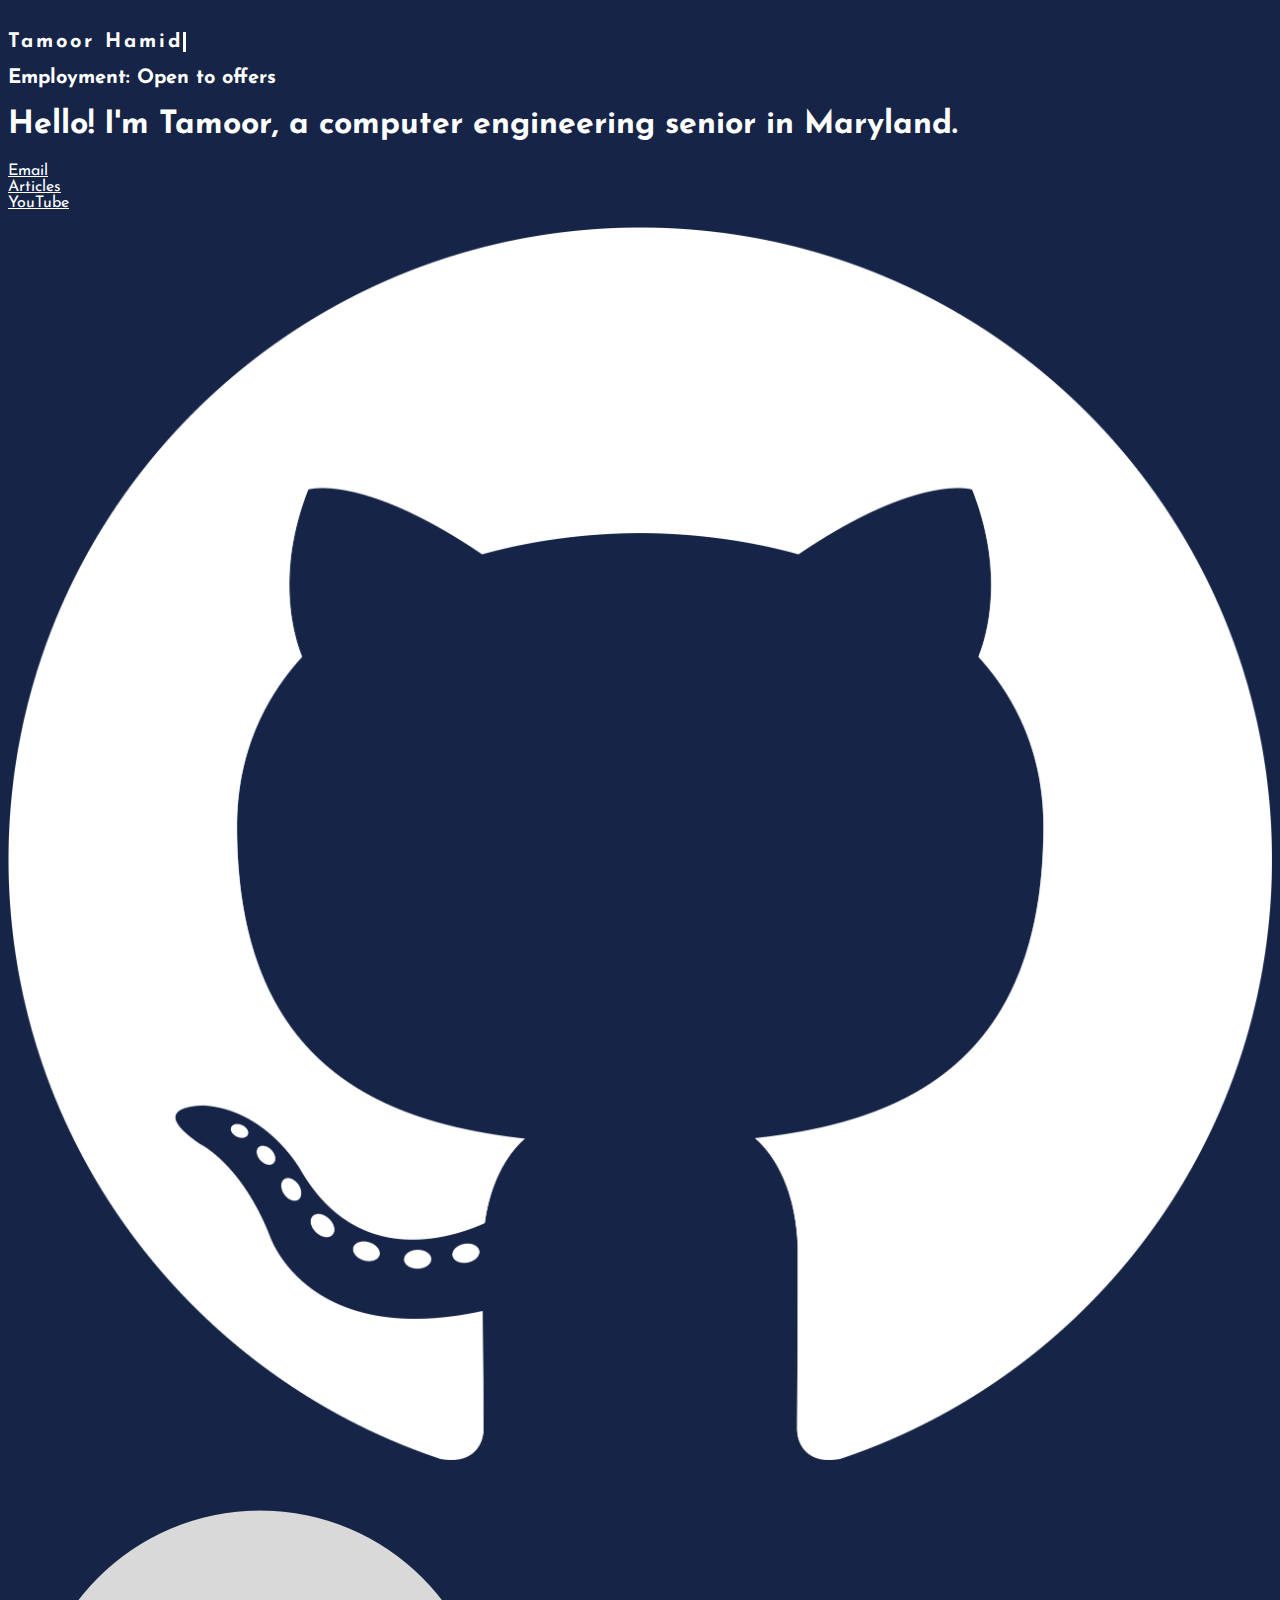
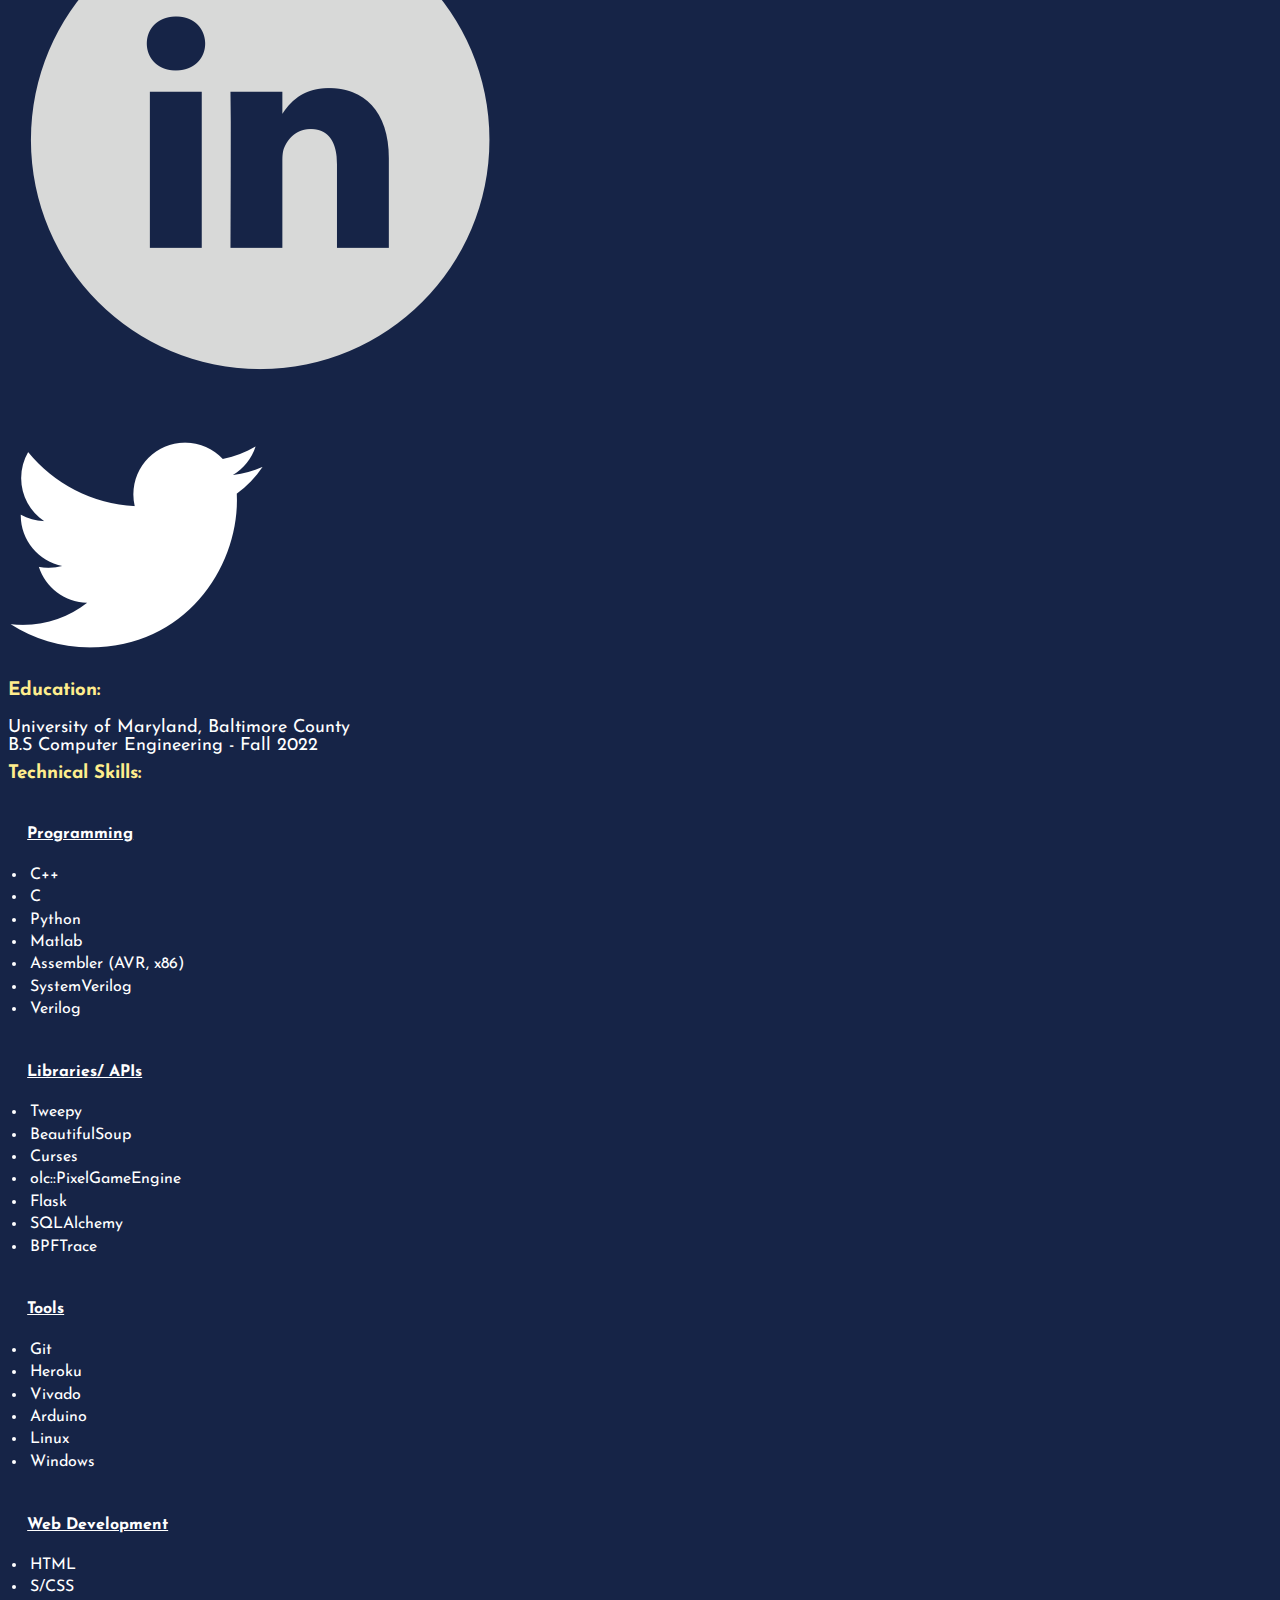
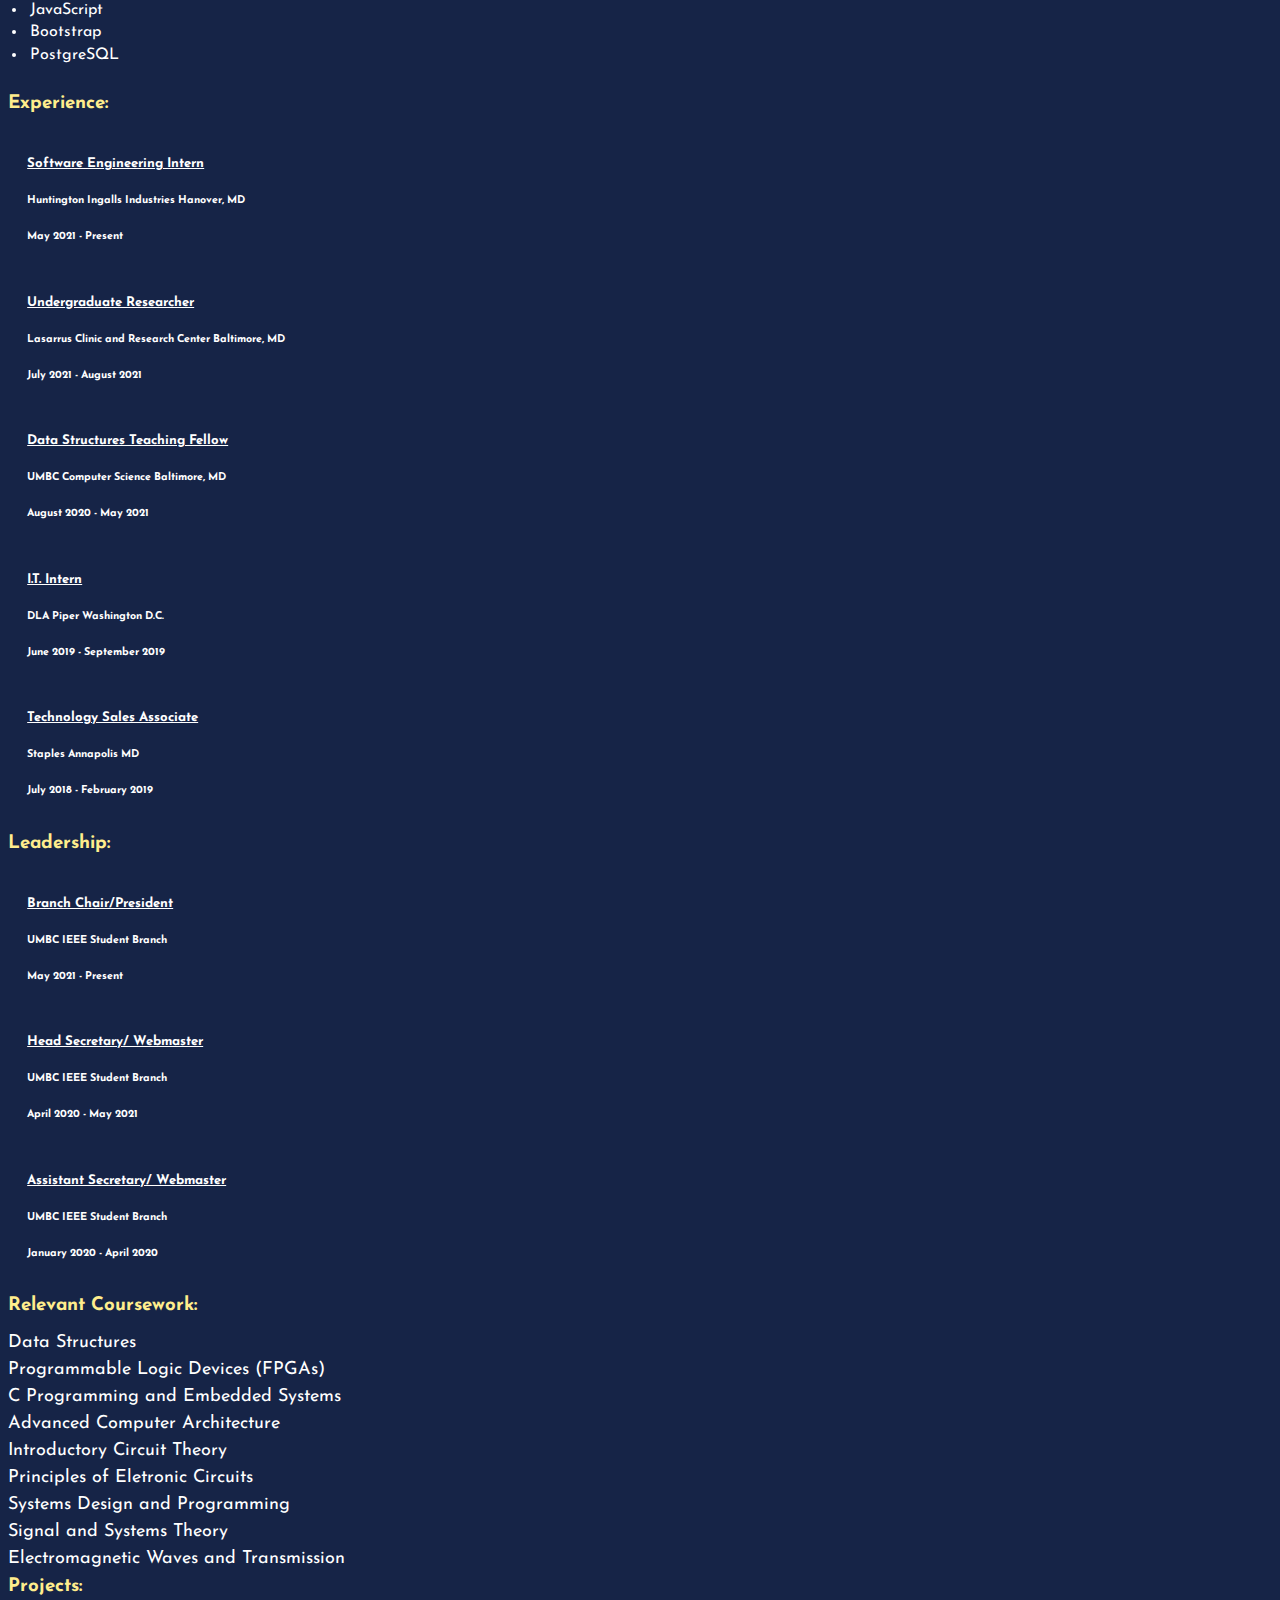
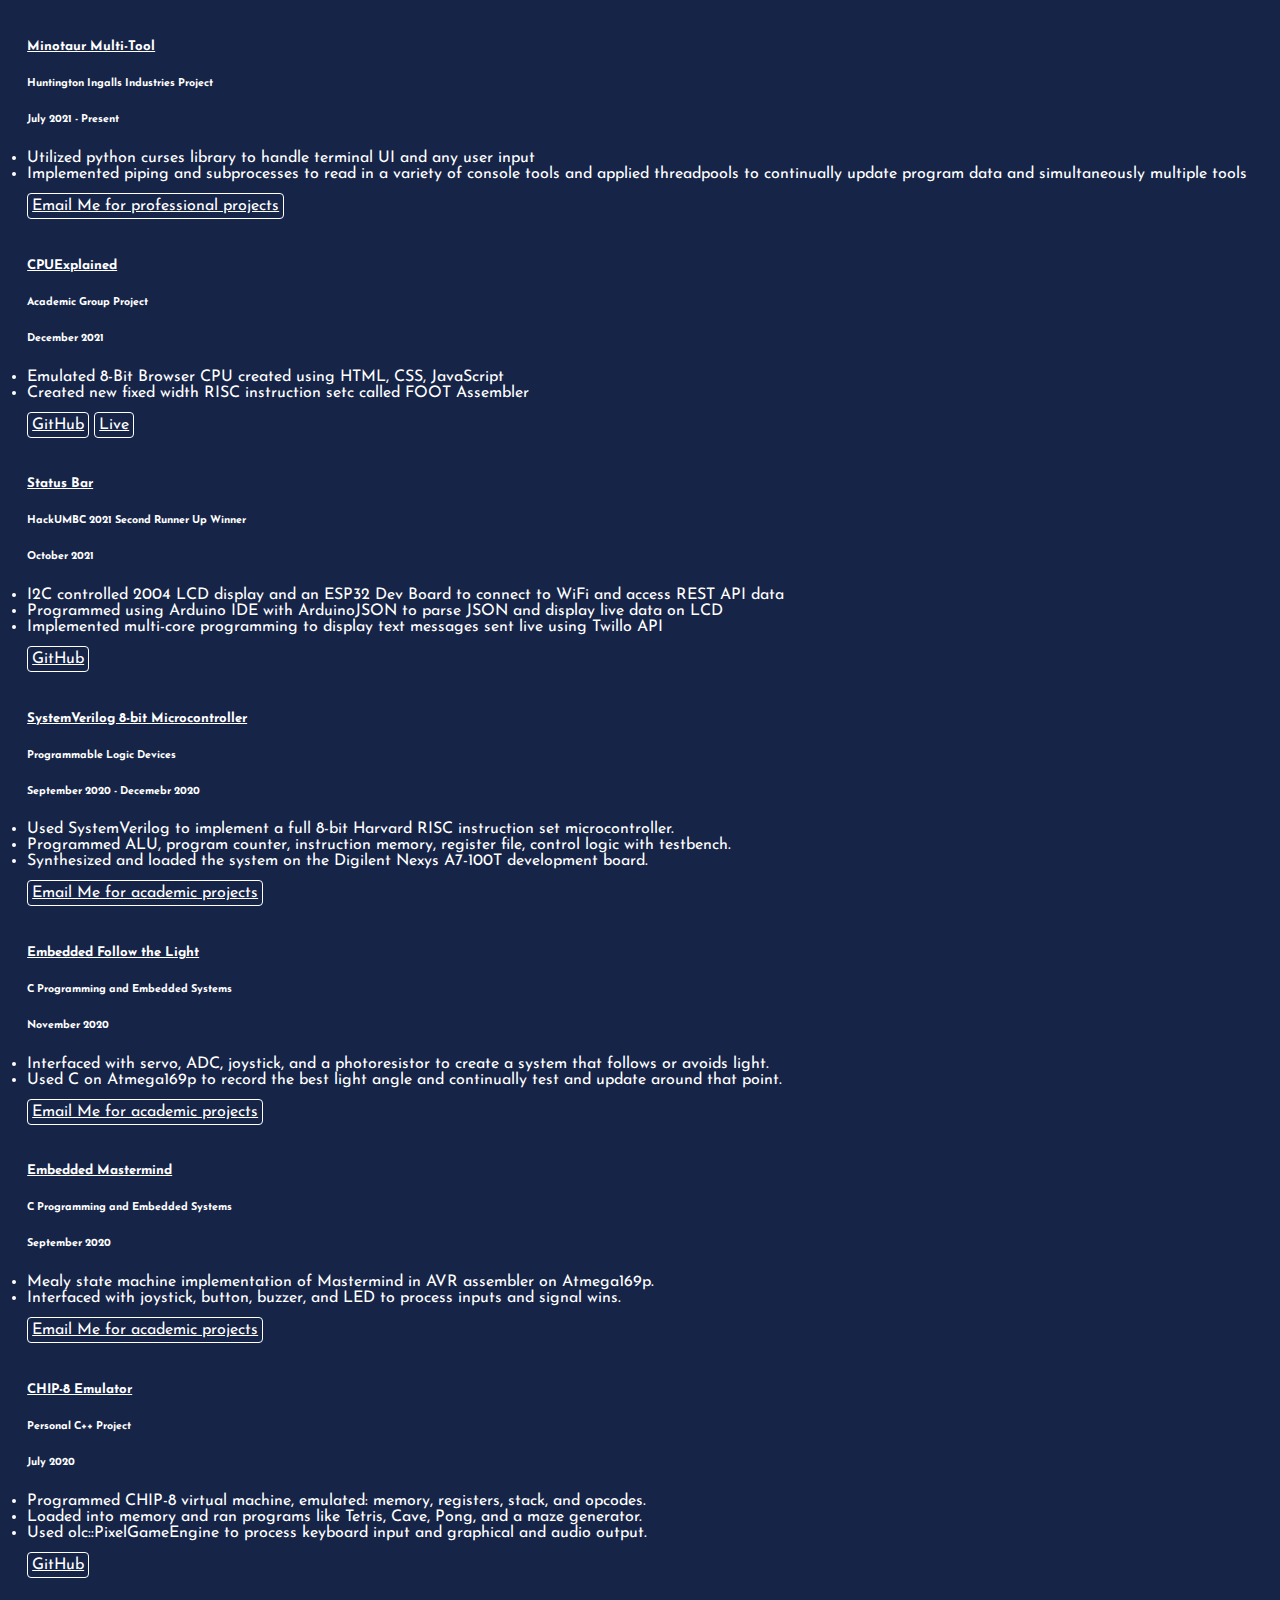
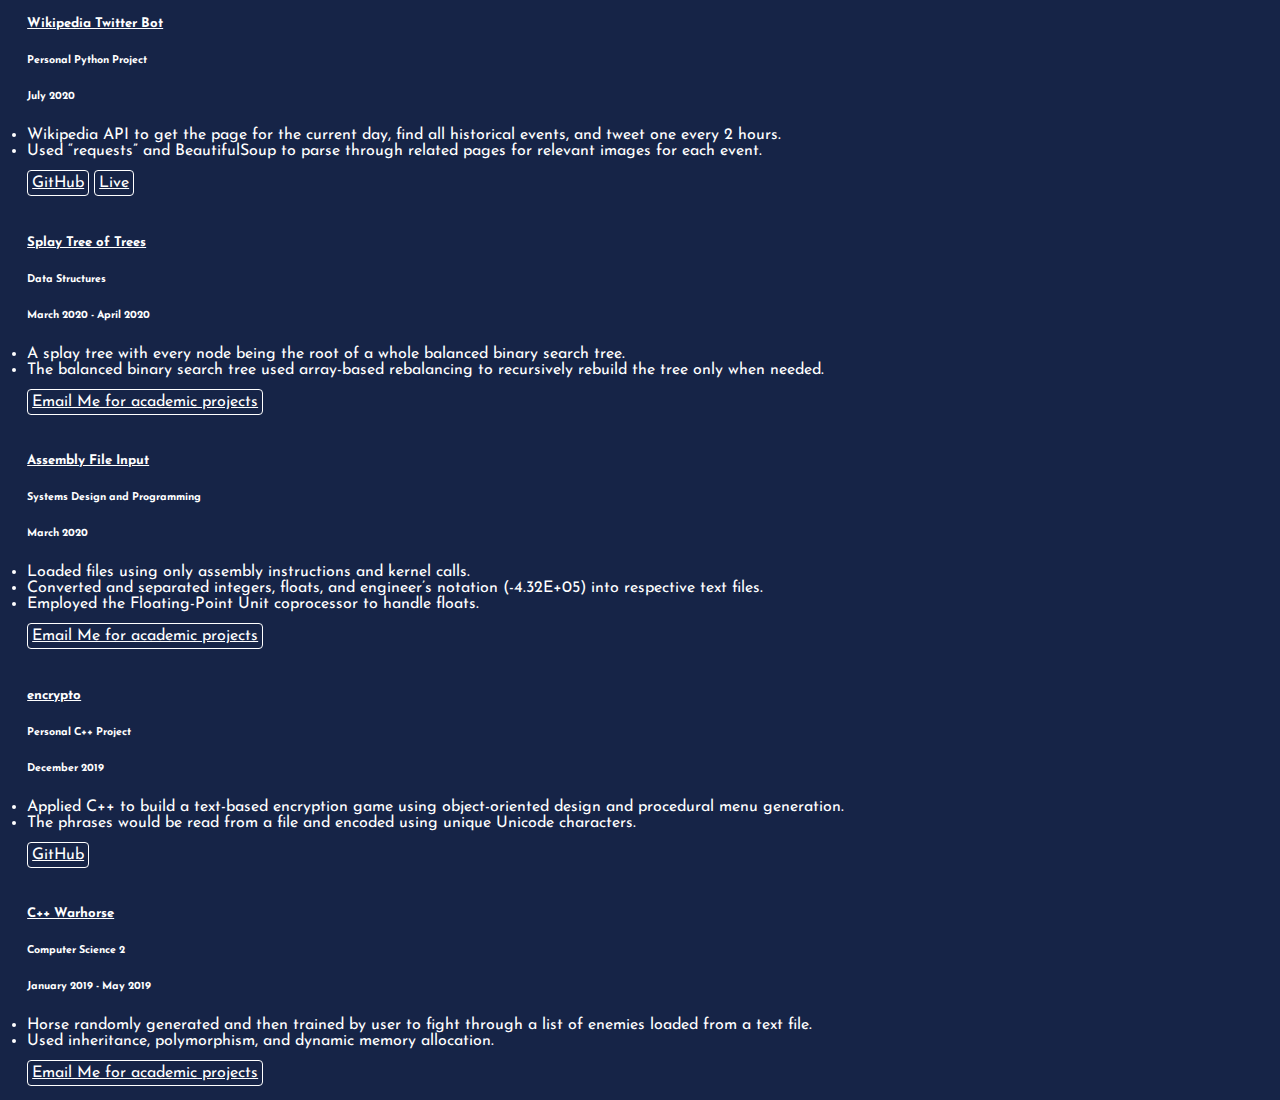
<file: index.html>
<!doctype html>
<html lang="en">

<head>
    <!-- Required meta tags -->
    <meta charset="utf-8">
    <meta name="viewport" content="width=device-width, initial-scale=1, shrink-to-fit=no">
<!-- 
    <link rel="apple-touch-icon" sizes="180x180" href="/apple-touch-icon.png">
    <link rel="icon" type="image/png" sizes="32x32" href="/favicon-32x32.png">
    <link rel="icon" type="image/png" sizes="16x16" href="/favicon-16x16.png">
    <link rel="manifest" href="/site.webmanifest"> -->

    <link rel="icon" href="data:image/svg+xml,<svg xmlns=%22http://www.w3.org/2000/svg%22 viewBox=%220 0 100 100%22><text y=%22.9em%22 font-size=%2290%22>🖖</text></svg>">

    <link href="https://fonts.googleapis.com/css2?family=Josefin+Sans&display=swap" rel="stylesheet">

    <!-- Bootstrap CSS -->
    <link rel="stylesheet" href="https://stackpath.bootstrapcdn.com/bootstrap/4.5.0/css/bootstrap.min.css" integrity="sha384-9aIt2nRpC12Uk9gS9baDl411NQApFmC26EwAOH8WgZl5MYYxFfc+NcPb1dKGj7Sk" crossorigin="anonymous">
    <link rel="stylesheet" href="index.css">

    <title>Tamoor Hamid</title>
</head>

<body>
    <div class="container top-bar">
        <div class="row justify-content-between top-row">

            <div class="col-sm-6 col-md-6 col-lg-4">
                <div class="top-wrap">
                    <h1 class="My-Name top-text">Tamoor Hamid</h1>
                </div>
            </div>

            <div class="col-sm-6 col-md-6 col-lg-4">
                <div class="top-wrap">
                    <h1 class="top-text">Employment: <span class="badge badge-light">Open to offers</span></h1>
                </div>
            </div>

        </div>
    </div>

    <div class="container">
        <h1>Hello! I'm Tamoor, a computer engineering senior in Maryland.</h1>
    </div>

    <div class="container textNav">
        <div class="row justify-content-center">

            <div class="col-lg-1 col-md-2 col-3 textLink">
                <div class="container-flex">
                    <a href="mailto:tamoorh1@umbc.edu" target="_top" class="contact"><u>Email</u></a>
                </div>
            </div>

            <div class="col-lg-1 col-md-2 col-3 textLink">
                <div class="container-flex">
                    <a href="mailto:tamoorh1@umbc.edu" target="_top" class="contact"><u>Articles</u></a>
                </div>
            </div>

            <div class="col-lg-1 col-md-2 col-3 textLink">
                <div class="container-flex">
                    <a href="https://www.youtube.com/channel/UC1DnvcNUurTBH8AiEbyCJzg/videos" target="_blank" class="contact"><u>YouTube</u></a>
                </div>
            </div>

        </div>
    </div>

    <div class="container">
        <div class="row justify-content-center">

            <div class="col-lg-1 col-md-2 col-3">
                <div class="container">
                    <a href="https://github.com/tamoor622498" target="_blank" class="contact img-responsive"><img src="github.png" alt="GitHub Logo"></a>
                </div>
            </div>

            <div class="col-lg-1 col-md-2 col-3">
                <div class="container">
                    <a href="https://www.linkedin.com/in/tamoor-hamid/" target="_blank" class="contact img-responsive"><img src="linkedin.webp" alt="linkedin Logo"></a>
                </div>
            </div>

            <div class="col-lg-1 col-md-2 col-3">
                <div class="container">
                    <a href="https://twitter.com/tamoorh1" target="_blank" class="contact img-responsive"><img src="twitter.png" alt="Twitter Logo"></a>
                </div>
            </div>

        </div>
    </div>

    <div class="container">
        <h3 class="secTitle">Education:</h3>
        <div class="col-sm-10 col-md-6 col-lg-6">
            <div class="education rounded">
                <p>University of Maryland, Baltimore County <br> B.S Computer Engineering -  Fall 2022</p>
            </div>
        </div>
    </div>

    <div class="container">
        <h3 class="secTitle">Technical Skills:</h3>
        <div class="row justify-content-between">

            <div class="col-lg-3 col-md-6">
                <div class="card">
                    <div class="card-body">
                        <h4><u>Programming</u></h4>
                        <ul class="list-group">
                            <li class="list-group-item">C++</li>
                            <li class="list-group-item">C</li>
                            <li class="list-group-item">Python</li>
                            <li class="list-group-item">Matlab</li>
                            <li class="list-group-item">Assembler (AVR, x86)</li>
                            <li class="list-group-item">SystemVerilog</li>
                            <li class="list-group-item">Verilog</li>
                        </ul>
                    </div>
                </div>
            </div>

            <div class="col-lg-3 col-md-6">
                <div class="card">
                    <div class="card-body">
                        <h4><u>Libraries/ APIs</u></h4>
                        <ul class="list-group">
                            <li class="list-group-item">Tweepy</li>
                            <li class="list-group-item">BeautifulSoup</li>
                            <li class="list-group-item">Curses</li>
                            <li class="list-group-item">olc::PixelGameEngine</li>
                            <li class="list-group-item">Flask</li>
                            <li class="list-group-item">SQLAlchemy</li>
                            <li class="list-group-item">BPFTrace</li>
                        </ul>
                    </div>
                </div>
            </div>

            <div class="col-lg-3 col-md-6">
                <div class="card">
                    <div class="card-body">
                        <h4><u>Tools</u></h4>
                        <ul class="list-group">
                            <li class="list-group-item">Git</li>
                            <li class="list-group-item">Heroku</li>
                            <li class="list-group-item">Vivado</li>
                            <li class="list-group-item">Arduino</li>
                            <li class="list-group-item">Linux</li>
                            <li class="list-group-item">Windows</li>
                        </ul>
                    </div>
                </div>
            </div>

            <div class="col-lg-3 col-md-6">
                <div class="card">
                    <div class="card-body">
                        <h4><u>Web Development</u></h4>
                        <ul class="list-group">
                            <li class="list-group-item">HTML</li>
                            <li class="list-group-item">S/CSS</li>
                            <li class="list-group-item">JavaScript</li>
                            <li class="list-group-item">Bootstrap</li>
                            <li class="list-group-item">PostgreSQL</li>
                        </ul>
                    </div>
                </div>
            </div>

        </div>
    </div>

    <div class="container">
        <h3 class="secTitle">Experience:</h3>
        <div class="row justify-content-around">

            <div class="col-lg-4 col-md-6">
                <div class="card">
                    <div class="card-body">
                        <h5 class="card-title"><u>Software Engineering Intern</u></h5>
                        <h6 class="card-subtitle mb-2 text-muted">Huntington Ingalls Industries Hanover, MD</h6>
                        <h6 class="card-subtitle mb-2 text-muted">May 2021 - Present</h6>
                    </div>
                </div>
            </div>

            <div class="col-lg-4 col-md-6">
                <div class="card">
                    <div class="card-body">
                        <h5 class="card-title"><u>Undergraduate Researcher</u></h5>
                        <h6 class="card-subtitle mb-2 text-muted">Lasarrus Clinic and Research Center Baltimore, MD</h6>
                        <h6 class="card-subtitle mb-2 text-muted">July 2021 - August 2021</h6>
                    </div>
                </div>
            </div>

            <div class="col-lg-4 col-md-6">
                <div class="card">
                    <div class="card-body">
                        <h5 class="card-title"><u>Data Structures Teaching Fellow</u></h5>
                        <h6 class="card-subtitle mb-2 text-muted">UMBC Computer Science Baltimore, MD</h6>
                        <h6 class="card-subtitle mb-2 text-muted">August 2020 - May 2021</h6>
                    </div>
                </div>
            </div>

            <div class="col-lg-4 col-md-6">
                <div class="card">
                    <div class="card-body">
                        <h5 class="card-title"><u>I.T. Intern</u></h5>
                        <h6 class="card-subtitle mb-2 text-muted">DLA Piper Washington D.C.</h6>
                        <h6 class="card-subtitle mb-2 text-muted">June 2019 - September 2019</h6>
                    </div>
                </div>
            </div>

            <div class="col-lg-4 col-md-6">
                <div class="card">
                    <div class="card-body">
                        <h5 class="card-title"><u>Technology Sales Associate</u></h5>
                        <h6 class="card-subtitle mb-2 text-muted">Staples Annapolis MD</h6>
                        <h6 class="card-subtitle mb-2 text-muted">July 2018 - February 2019</h6>
                    </div>
                </div>
            </div>

        </div>
    </div>

    <div class="container">
        <h3 class="secTitle">Leadership:</h3>
        <div class="row justify-content-around">

            <div class="col-lg-4 col-md-6">
                <div class="card">
                    <div class="card-body">
                        <h5 class="card-title"><u>Branch Chair/President</u></h5>
                        <h6 class="card-subtitle mb-2 text-muted">UMBC IEEE Student Branch</h6>
                        <h6 class="card-subtitle mb-2 text-muted">May 2021 - Present</h6>
                    </div>
                </div>
            </div>

            <div class="col-lg-4 col-md-6">
                <div class="card">
                    <div class="card-body">
                        <h5 class="card-title"><u>Head Secretary/ Webmaster</u></h5>
                        <h6 class="card-subtitle mb-2 text-muted">UMBC IEEE Student Branch</h6>
                        <h6 class="card-subtitle mb-2 text-muted">April 2020 - May 2021</h6>
                    </div>
                </div>
            </div>

            <div class="col-lg-4 col-md-6">
                <div class="card">
                    <div class="card-body">
                        <h5 class="card-title"><u>Assistant Secretary/ Webmaster</u></h5>
                        <h6 class="card-subtitle mb-2 text-muted">UMBC IEEE Student Branch</h6>
                        <h6 class="card-subtitle mb-2 text-muted">January 2020 - April 2020</h6>
                    </div>
                </div>
            </div>

        </div>
    </div>

    <div class="container">
        <h3 class="secTitle">Relevant Coursework:</h3>
        <div class="row justify-content-around">

            <div class="col-lg-4 col-md-4 col-sm-6">
                <div class="container">
                    <p>Data Structures</p>
                </div>
            </div>

            <div class="col-lg-4 col-md-4 col-sm-6">
                <div class="container">
                    <p>Programmable Logic Devices (FPGAs)</p>
                </div>
            </div>

            <div class="col-lg-4 col-md-4 col-sm-6">
                <div class="container">
                    <p>C Programming and Embedded Systems</p>
                </div>
            </div>

            <div class="col-lg-4 col-md-4 col-sm-6">
                <div class="container">
                    <p>Advanced Computer Architecture</p>
                </div>
            </div>

            <div class="col-lg-4 col-md-4 col-sm-6">
                <div class="container">
                    <p>Introductory Circuit Theory</p>
                </div>
            </div>

            <div class="col-lg-4 col-md-4 col-sm-6">
                <div class="container">
                    <p>Principles of Eletronic Circuits</p>
                </div>
            </div>

            <div class="col-lg-4 col-md-4 col-sm-6">
                <div class="container">
                    <p>Systems Design and Programming</p>
                </div>
            </div>

            <div class="col-lg-4 col-md-4 col-sm-6">
                <div class="container">
                    <p>Signal and Systems Theory</p>
                </div>
            </div>

            <div class="col-lg-4 col-md-4 col-sm-6">
                <div class="container">
                    <p>Electromagnetic Waves and Transmission</p>
                </div>
            </div>

        </div>
    </div>

    <div class="container">
        <h3 class="secTitle">Projects:</h3>
        <div class="row justify-content-around">

            <div class="col-lg-4 col-md-6 project">
                <div class="card">
                    <div class="card-body">
                        <h5 class="card-title"><u>Minotaur Multi-Tool</u></h5>
                        <h6 class="card-subtitle mb-2 text-muted">Huntington Ingalls Industries Project</h6>
                        <h6 class="card-subtitle mb-2 text-muted">July 2021 - Present</h6>
                        <p class="card-text">
                            <div class="container">
                                <ul>
                                    <li>Utilized python curses library to handle terminal UI and any user input</li>
                                    <li>Implemented piping and subprocesses to read in a variety of console tools and applied threadpools to continually update program data and simultaneously multiple tools</li>
                                </ul>
                            </div>
                        </p>
                        <a href="mailto:tamoorh1@umbc.edu" target="_top" class="card-link emailMe">Email Me for professional projects</a>
                    </div>
                </div>
            </div>

            <div class="col-lg-4 col-md-6 project">
                <div class="card">
                    <div class="card-body">
                        <h5 class="card-title"><u>CPUExplained</u></h5>
                        <h6 class="card-subtitle mb-2 text-muted">Academic Group Project</h6>
                        <h6 class="card-subtitle mb-2 text-muted">December 2021</h6>
                        <p class="card-text">
                            <div class="container">
                                <ul>
                                    <li>Emulated 8-Bit Browser CPU created using HTML, CSS, JavaScript</li>
                                    <li>Created new fixed width RISC instruction setc called FOOT Assembler</li>
                                </ul>
                            </div>
                        </p>
                        <a href="https://github.com/tamoor622498/CPUExplained" target="_blank" class="card-link">GitHub</a>
                        <a href="https://tamoor622498.github.io/CPUExplained/" target="_blank" class="card-link">Live</a>
                    </div>
                </div>
            </div>

            <div class="col-lg-4 col-md-6 project">
                <div class="card">
                    <div class="card-body">
                        <h5 class="card-title"><u>Status Bar</u></h5>
                        <h6 class="card-subtitle mb-2 text-muted">HackUMBC 2021 Second Runner Up Winner</h6>
                        <h6 class="card-subtitle mb-2 text-muted">October 2021</h6>
                        <p class="card-text">
                            <div class="container">
                                <ul>
                                    <li>I2C controlled 2004 LCD display and an ESP32 Dev Board to connect to WiFi and access REST API data</li>
                                    <li>Programmed using Arduino IDE with ArduinoJSON to parse JSON and display live data on LCD</li>
                                    <li>Implemented multi-core programming to display text messages sent live using Twillo API</li>
                                </ul>
                            </div>
                        </p>
                        <a href="https://github.com/Elai10011/hackUMBC-FA21" target="_blank" class="card-link">GitHub</a>
                    </div>
                </div>
            </div>

            <div class="col-lg-4 col-md-6 project">
                <div class="card">
                    <div class="card-body">
                        <h5 class="card-title"><u>SystemVerilog 8-bit Microcontroller</u></h5>
                        <h6 class="card-subtitle mb-2 text-muted">Programmable Logic Devices</h6>
                        <h6 class="card-subtitle mb-2 text-muted">September 2020 - Decemebr 2020</h6>
                        <p class="card-text">
                            <div class="container">
                                <ul>
                                    <li>Used SystemVerilog to implement a full 8-bit Harvard RISC instruction set microcontroller.</li>
                                    <li>Programmed ALU, program counter, instruction memory, register file, control logic with testbench.</li>
                                    <li>Synthesized and loaded the system on the Digilent Nexys A7-100T development board.</li>
                                </ul>
                            </div>
                        </p>
                        <a href="mailto:tamoorh1@umbc.edu" target="_top" class="card-link emailMe">Email Me for academic projects</a>
                    </div>
                </div>
            </div>

            <div class="col-lg-4 col-md-6 project">
                <div class="card">
                    <div class="card-body">
                        <h5 class="card-title"><u>Embedded Follow the Light</u></h5>
                        <h6 class="card-subtitle mb-2 text-muted">C Programming and Embedded Systems</h6>
                        <h6 class="card-subtitle mb-2 text-muted">November 2020</h6>
                        <p class="card-text">
                            <div class="container">
                                <ul>
                                    <li>Interfaced with servo, ADC, joystick, and a photoresistor to create a system that follows or avoids light.</li>
                                    <li>Used C on Atmega169p to record the best light angle and continually test and update around that point.</li>
                                </ul>
                            </div>
                        </p>
                        <a href="mailto:tamoorh1@umbc.edu" target="_top" class="card-link emailMe">Email Me for academic projects</a>
                    </div>
                </div>
            </div>

            <div class="col-lg-4 col-md-6 project">
                <div class="card">
                    <div class="card-body">
                        <h5 class="card-title"><u>Embedded Mastermind</u></h5>
                        <h6 class="card-subtitle mb-2 text-muted">C Programming and Embedded Systems</h6>
                        <h6 class="card-subtitle mb-2 text-muted">September 2020</h6>
                        <p class="card-text">
                            <div class="container">
                                <ul>
                                    <li>Mealy state machine implementation of Mastermind in AVR assembler on Atmega169p.</li>
                                    <li>Interfaced with joystick, button, buzzer, and LED to process inputs and signal wins.</li>
                                </ul>
                            </div>
                        </p>
                        <a href="mailto:tamoorh1@umbc.edu" target="_top" class="card-link emailMe">Email Me for academic projects</a>
                    </div>
                </div>
            </div>

            <div class="col-lg-4 col-md-6 project">
                <div class="card">
                    <div class="card-body">
                        <h5 class="card-title"><u>CHIP-8 Emulator</u></h5>
                        <h6 class="card-subtitle mb-2 text-muted">Personal C++ Project</h6>
                        <h6 class="card-subtitle mb-2 text-muted">July 2020</h6>
                        <p class="card-text">
                            <div class="container">
                                <ul>
                                    <li>Programmed CHIP-8 virtual machine, emulated: memory, registers, stack, and opcodes.</li>
                                    <li>Loaded into memory and ran programs like Tetris, Cave, Pong, and a maze generator.</li>
                                    <li>Used olc::PixelGameEngine to process keyboard input and graphical and audio output.</li>
                                </ul>
                            </div>
                        </p>
                        <a href="https://github.com/tamoor622498/Chip-8-Emulator" target="_blank" class="card-link">GitHub</a>
                    </div>
                </div>
            </div>

            <div class="col-lg-4 col-md-6 project">
                <div class="card">
                    <div class="card-body">
                        <h5 class="card-title"><u>Wikipedia Twitter Bot</u></h5>
                        <h6 class="card-subtitle mb-2 text-muted">Personal Python Project</h6>
                        <h6 class="card-subtitle mb-2 text-muted">July 2020</h6>
                        <p class="card-text">
                            <div class="container">
                                <ul>
                                    <li>Wikipedia API to get the page for the current day, find all historical events, and tweet one every 2 hours.</li>
                                    <li>Used “requests” and BeautifulSoup to parse through related pages for relevant images for each event.</li>
                                </ul>
                            </div>
                        </p>
                        <a href="https://github.com/tamoor622498/DailyHistoryBot" target="_blank" class="card-link">GitHub</a>
                        <a href="https://twitter.com/WikiTodayBot" target="_blank" class="card-link">Live</a>
                    </div>
                </div>
            </div>

            <div class="col-lg-4 col-md-6 project">
                <div class="card">
                    <div class="card-body">
                        <h5 class="card-title"><u>Splay Tree of Trees</u></h5>
                        <h6 class="card-subtitle mb-2 text-muted">Data Structures</h6>
                        <h6 class="card-subtitle mb-2 text-muted">March 2020 - April 2020</h6>
                        <p class="card-text">
                            <div class="container">
                                <ul>
                                    <li>A splay tree with every node being the root of a whole balanced binary search tree.</li>
                                    <li>The balanced binary search tree used array-based rebalancing to recursively rebuild the tree only when needed.</li>
                                </ul>
                            </div>
                        </p>
                        <a href="mailto:tamoorh1@umbc.edu" target="_top" class="card-link emailMe">Email Me for academic projects</a>
                    </div>
                </div>
            </div>

            <div class="col-lg-4 col-md-6 project">
                <div class="card">
                    <div class="card-body">
                        <h5 class="card-title"><u>Assembly File Input</u></h5>
                        <h6 class="card-subtitle mb-2 text-muted">Systems Design and Programming</h6>
                        <h6 class="card-subtitle mb-2 text-muted">March 2020</h6>
                        <p class="card-text">
                            <div class="container">
                                <ul>
                                    <li>Loaded files using only assembly instructions and kernel calls.</li>
                                    <li>Converted and separated integers, floats, and engineer’s notation (-4.32E+05) into respective text files.</li>
                                    <li>Employed the Floating-Point Unit coprocessor to handle floats.</li>
                                </ul>
                            </div>
                        </p>
                        <a href="mailto:tamoorh1@umbc.edu" target="_top" class="card-link emailMe">Email Me for academic projects</a>
                    </div>
                </div>
            </div>

            <div class="col-lg-4 col-md-6 project">
                <div class="card">
                    <div class="card-body">
                        <h5 class="card-title"><u>encrypto</u></h5>
                        <h6 class="card-subtitle mb-2 text-muted">Personal C++ Project</h6>
                        <h6 class="card-subtitle mb-2 text-muted">December 2019</h6>
                        <p class="card-text">
                            <div class="container">
                                <ul>
                                    <li>Applied C++ to build a text-based encryption game using object-oriented design and procedural menu generation.</li>
                                    <li>The phrases would be read from a file and encoded using unique Unicode characters.</li>
                                </ul>
                            </div>
                        </p>
                        <a href="https://github.com/tamoor622498/encrypto" target="_blank" class="card-link">GitHub</a>
                    </div>
                </div>
            </div>

            <div class="col-lg-4 col-md-6 project">
                <div class="card">
                    <div class="card-body">
                        <h5 class="card-title"><u>C++ Warhorse</u></h5>
                        <h6 class="card-subtitle mb-2 text-muted">Computer Science 2</h6>
                        <h6 class="card-subtitle mb-2 text-muted">January 2019 - May 2019</h6>
                        <p class="card-text">
                            <div class="container">
                                <ul>
                                    <li>Horse randomly generated and then trained by user to fight through a list of enemies loaded from a text file.</li>
                                    <li>Used inheritance, polymorphism, and dynamic memory allocation.</li>
                                </ul>
                            </div>
                        </p>
                        <a href="mailto:tamoorh1@umbc.edu" target="_top" class="card-link emailMe">Email Me for academic projects</a>
                    </div>
                </div>
            </div>

        </div>
    </div>

    <!-- Optional JavaScript -->
    <!-- jQuery first, then Popper.js, then Bootstrap JS -->
    <script src="https://code.jquery.com/jquery-3.5.1.slim.min.js" integrity="sha384-DfXdz2htPH0lsSSs5nCTpuj/zy4C+OGpamoFVy38MVBnE+IbbVYUew+OrCXaRkfj" crossorigin="anonymous"></script>
    <script src="https://cdn.jsdelivr.net/npm/popper.js@1.16.0/dist/umd/popper.min.js" integrity="sha384-Q6E9RHvbIyZFJoft+2mJbHaEWldlvI9IOYy5n3zV9zzTtmI3UksdQRVvoxMfooAo" crossorigin="anonymous"></script>
    <script src="https://stackpath.bootstrapcdn.com/bootstrap/4.5.0/js/bootstrap.min.js" integrity="sha384-OgVRvuATP1z7JjHLkuOU7Xw704+h835Lr+6QL9UvYjZE3Ipu6Tp75j7Bh/kR0JKI" crossorigin="anonymous"></script>
</body>

</html>
</file>
<file: index.css>
body {
    background-color: #162447;
    color: white;
    font-family: 'Josefin Sans', sans-serif;
}

.container {
    border: none;
    background-color: transparent;
}

.top-text {
    font-size: 1.25em;
    padding: 0;
}

.top-row {
    margin-top: 2em;
}

.card,
.list-group-item {
    background-color: transparent;
    padding: .2em;
    border: none;
}

.card-body {
    margin: 0;
    padding: 0 1em;
}

.top-wrap {
    margin: 1em 0;
    background-color: transparent;
    border: none;
    width: max-content;
}

.contact {
    margin: 1em 0 0;
    padding: 0;
    color: white;
}

.textNav {
    width: 95vw;
}

@media screen and (max-width: 350px) {
    .textLink {
        font-size: .7em;
    }
}

@media screen and (max-width: 300px) {
    .emailMe {
        font-size: .9em;
    }
}

a,
a:hover {
    color: white;
}

img {
    max-width: 100%;
    margin: 1em 0 0;
}

.secTitle {
    margin-top: .5em;
    color: rgb(255, 237, 141);
}

.education {
    background-color: transparent;
}

p {
    margin: .5em 0;
    font-size: large;
}

.t {
    background-color: transparent;
}

ul {
    padding: 0;
}

.project {
    margin: 1em 0;
}

.card-link {
    padding: .25em;
    border: 1px solid white;
    border-radius: .25em;
}

.card-link:hover {
    padding: .25em;
    border: 1px solid rgb(255, 237, 141);
    background-color: rgb(255, 237, 141);
    border-radius: .25em;
    color: black;
}

.My-Name {
    overflow: hidden;
    /* Ensures the content is not revealed until the animation */
    border-right: 0.15em solid white;
    /* The typwriter cursor */
    white-space: nowrap;
    /* Keeps the content on a single line */
    margin: 0 auto;
    /* Gives that scrolling effect as the typing happens */
    letter-spacing: 0.15em;
    /* Adjust as needed */
    animation: typing 2s steps(40, end), blink-caret 0.75s step-end infinite;
}


/* The typing effect */

@keyframes typing {
    from {
        width: 0;
    }
    to {
        width: 100%;
    }
}


/* The typewriter cursor effect */

@keyframes blink-caret {
    from,
    to {
        border-color: transparent;
    }
    50% {
        border-color: white;
    }
}
</file>
